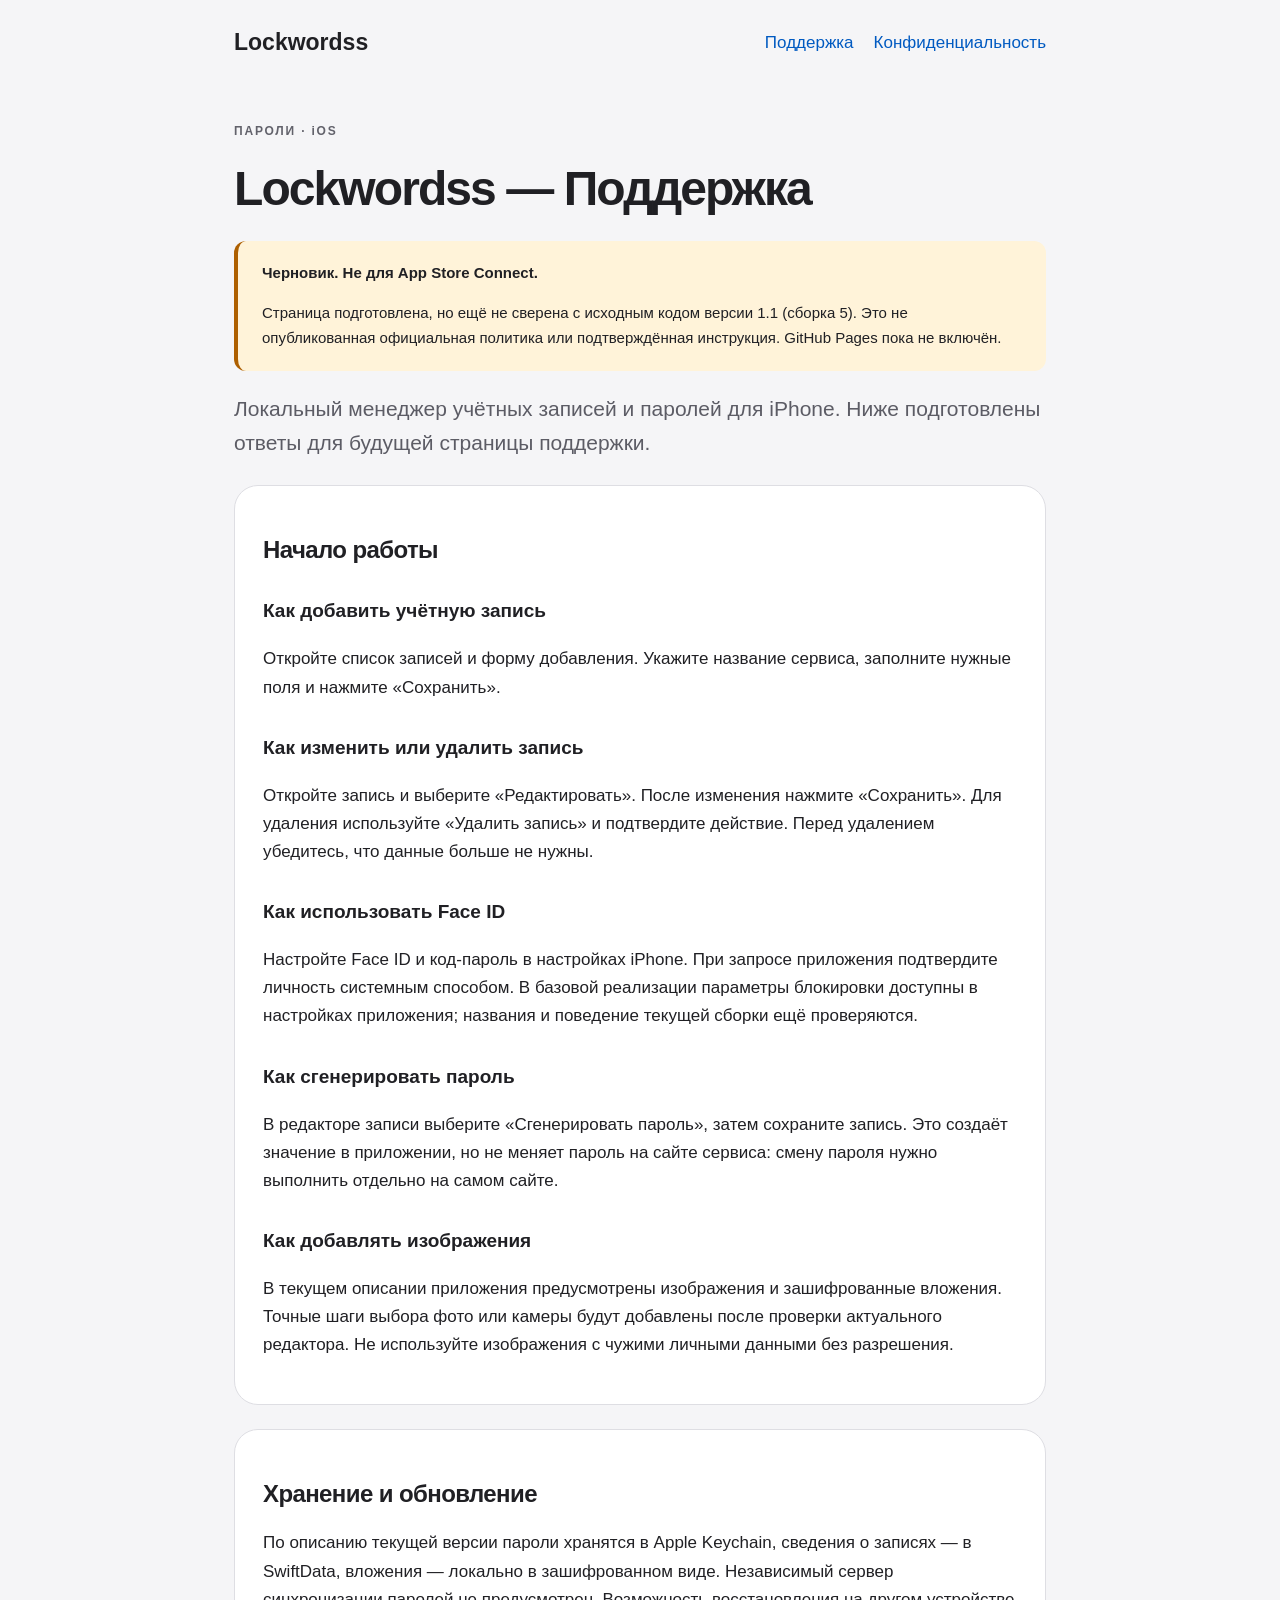
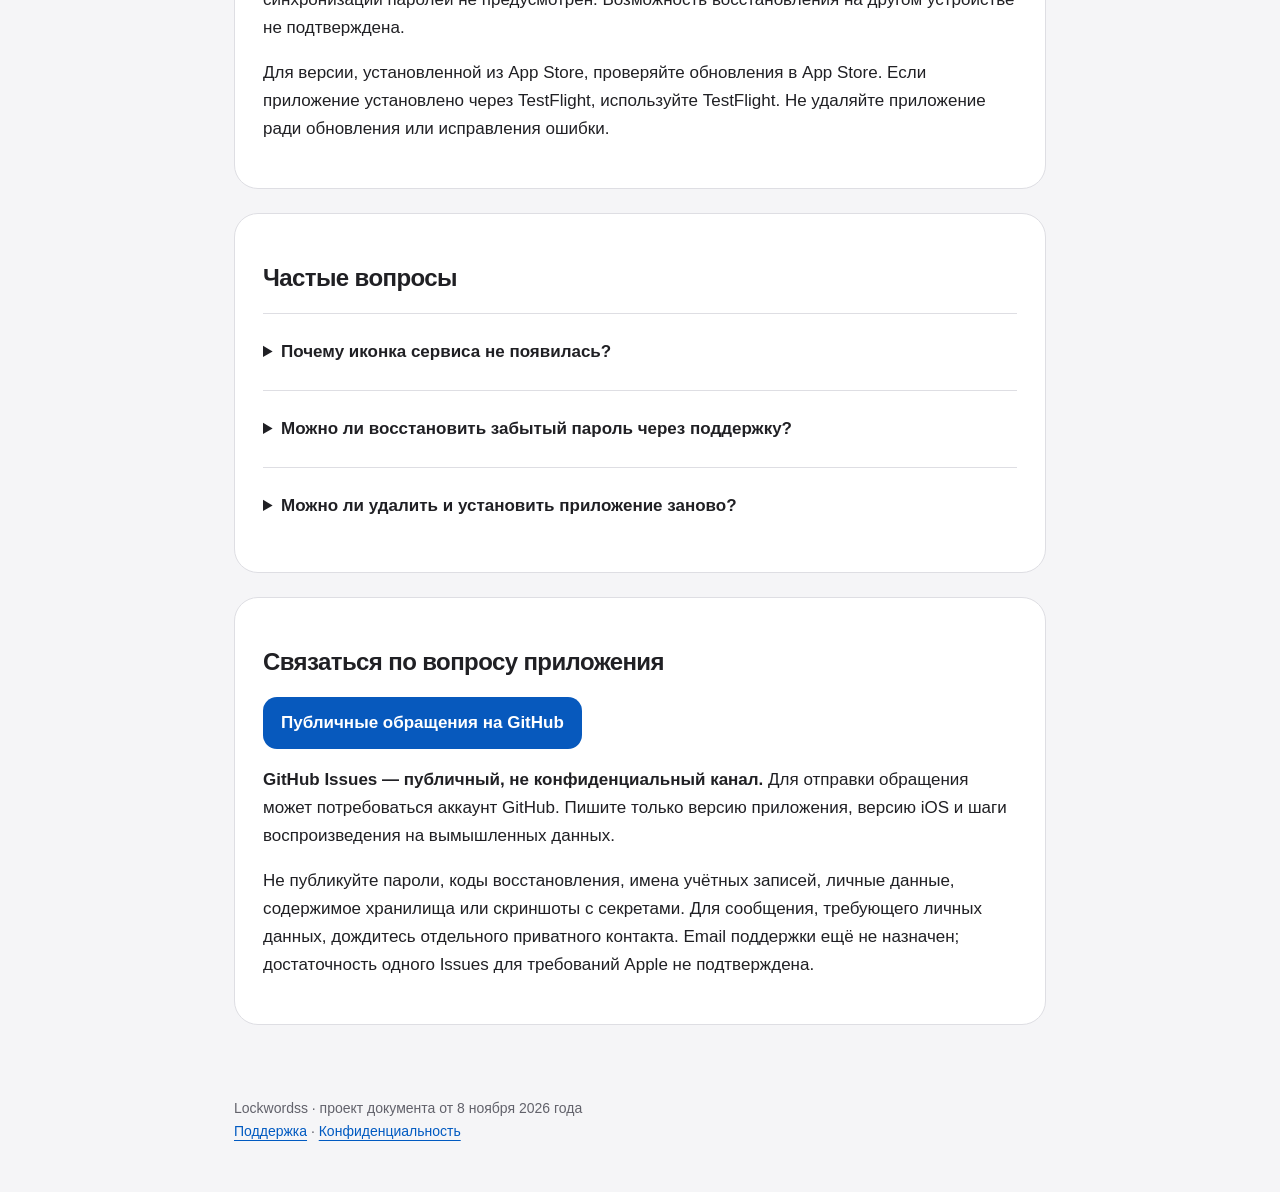
<file: index.html>
<!doctype html><html lang="ru"><head><meta charset="utf-8"><meta name="viewport" content="width=device-width, initial-scale=1"><meta name="color-scheme" content="light dark"><meta name="robots" content="noindex, nofollow"><meta name="referrer" content="no-referrer"><title>Lockwordss — Поддержка</title><link rel="stylesheet" href="style.css"></head><body><a class="skip" href="#main">К содержанию</a><header><a class="brand" href="index.html">Lockwordss</a><nav aria-label="Основная навигация"><a href="index.html">Поддержка</a><a href="privacy.html">Конфиденциальность</a></nav></header><main id="main"><p class="eyebrow">ПАРОЛИ · iOS</p><h1>Lockwordss — Поддержка</h1><aside class="notice"><strong>Черновик. Не для App Store Connect.</strong><p>Страница подготовлена, но ещё не сверена с исходным кодом версии 1.1 (сборка 5). Это не опубликованная официальная политика или подтверждённая инструкция. GitHub Pages пока не включён.</p></aside><p class="lead">Локальный менеджер учётных записей и паролей для iPhone. Ниже подготовлены ответы для будущей страницы поддержки.</p>
<section><h2>Начало работы</h2><h3>Как добавить учётную запись</h3><p>Откройте список записей и форму добавления. Укажите название сервиса, заполните нужные поля и нажмите «Сохранить».</p><h3>Как изменить или удалить запись</h3><p>Откройте запись и выберите «Редактировать». После изменения нажмите «Сохранить». Для удаления используйте «Удалить запись» и подтвердите действие. Перед удалением убедитесь, что данные больше не нужны.</p><h3>Как использовать Face ID</h3><p>Настройте Face ID и код-пароль в настройках iPhone. При запросе приложения подтвердите личность системным способом. В базовой реализации параметры блокировки доступны в настройках приложения; названия и поведение текущей сборки ещё проверяются.</p><h3>Как сгенерировать пароль</h3><p>В редакторе записи выберите «Сгенерировать пароль», затем сохраните запись. Это создаёт значение в приложении, но не меняет пароль на сайте сервиса: смену пароля нужно выполнить отдельно на самом сайте.</p><h3>Как добавлять изображения</h3><p>В текущем описании приложения предусмотрены изображения и зашифрованные вложения. Точные шаги выбора фото или камеры будут добавлены после проверки актуального редактора. Не используйте изображения с чужими личными данными без разрешения.</p></section>
<section><h2>Хранение и обновление</h2><p>По описанию текущей версии пароли хранятся в Apple Keychain, сведения о записях — в SwiftData, вложения — локально в зашифрованном виде. Независимый сервер синхронизации паролей не предусмотрен. Возможность восстановления на другом устройстве не подтверждена.</p><p>Для версии, установленной из App Store, проверяйте обновления в App Store. Если приложение установлено через TestFlight, используйте TestFlight. Не удаляйте приложение ради обновления или исправления ошибки.</p></section>
<section><h2>Частые вопросы</h2><details><summary>Почему иконка сервиса не появилась?</summary><p>Получение иконок зависит от интернета и внешних источников. Отсутствующая или устаревшая иконка не означает, что сохранённый пароль неверен. Точные источники и настройки поиска текущей сборки ещё проверяются.</p></details><details><summary>Можно ли восстановить забытый пароль через поддержку?</summary><p>Не отправляйте пароль в поддержку. Для восстановления доступа к стороннему сервису используйте его официальную процедуру. Возможность восстановления локального хранилища приложения должна быть проверена отдельно.</p></details><details><summary>Можно ли удалить и установить приложение заново?</summary><p>Переустановка может привести к потере данных или недоступности зашифрованных вложений. Не полагайтесь на неё как на способ исправления ошибки или резервирования.</p></details></section>
<section id="contact"><h2>Связаться по вопросу приложения</h2><p><a class="button" href="https://github.com/chelyuksus/lockwordss-support/issues">Публичные обращения на GitHub</a></p><p><strong>GitHub Issues — публичный, не конфиденциальный канал.</strong> Для отправки обращения может потребоваться аккаунт GitHub. Пишите только версию приложения, версию iOS и шаги воспроизведения на вымышленных данных.</p><p>Не публикуйте пароли, коды восстановления, имена учётных записей, личные данные, содержимое хранилища или скриншоты с секретами. Для сообщения, требующего личных данных, дождитесь отдельного приватного контакта. Email поддержки ещё не назначен; достаточность одного Issues для требований Apple не подтверждена.</p></section></main><footer>Lockwordss · проект документа от 8 ноября 2026 года<br><a href="index.html">Поддержка</a> · <a href="privacy.html">Конфиденциальность</a></footer></body></html>
</file>
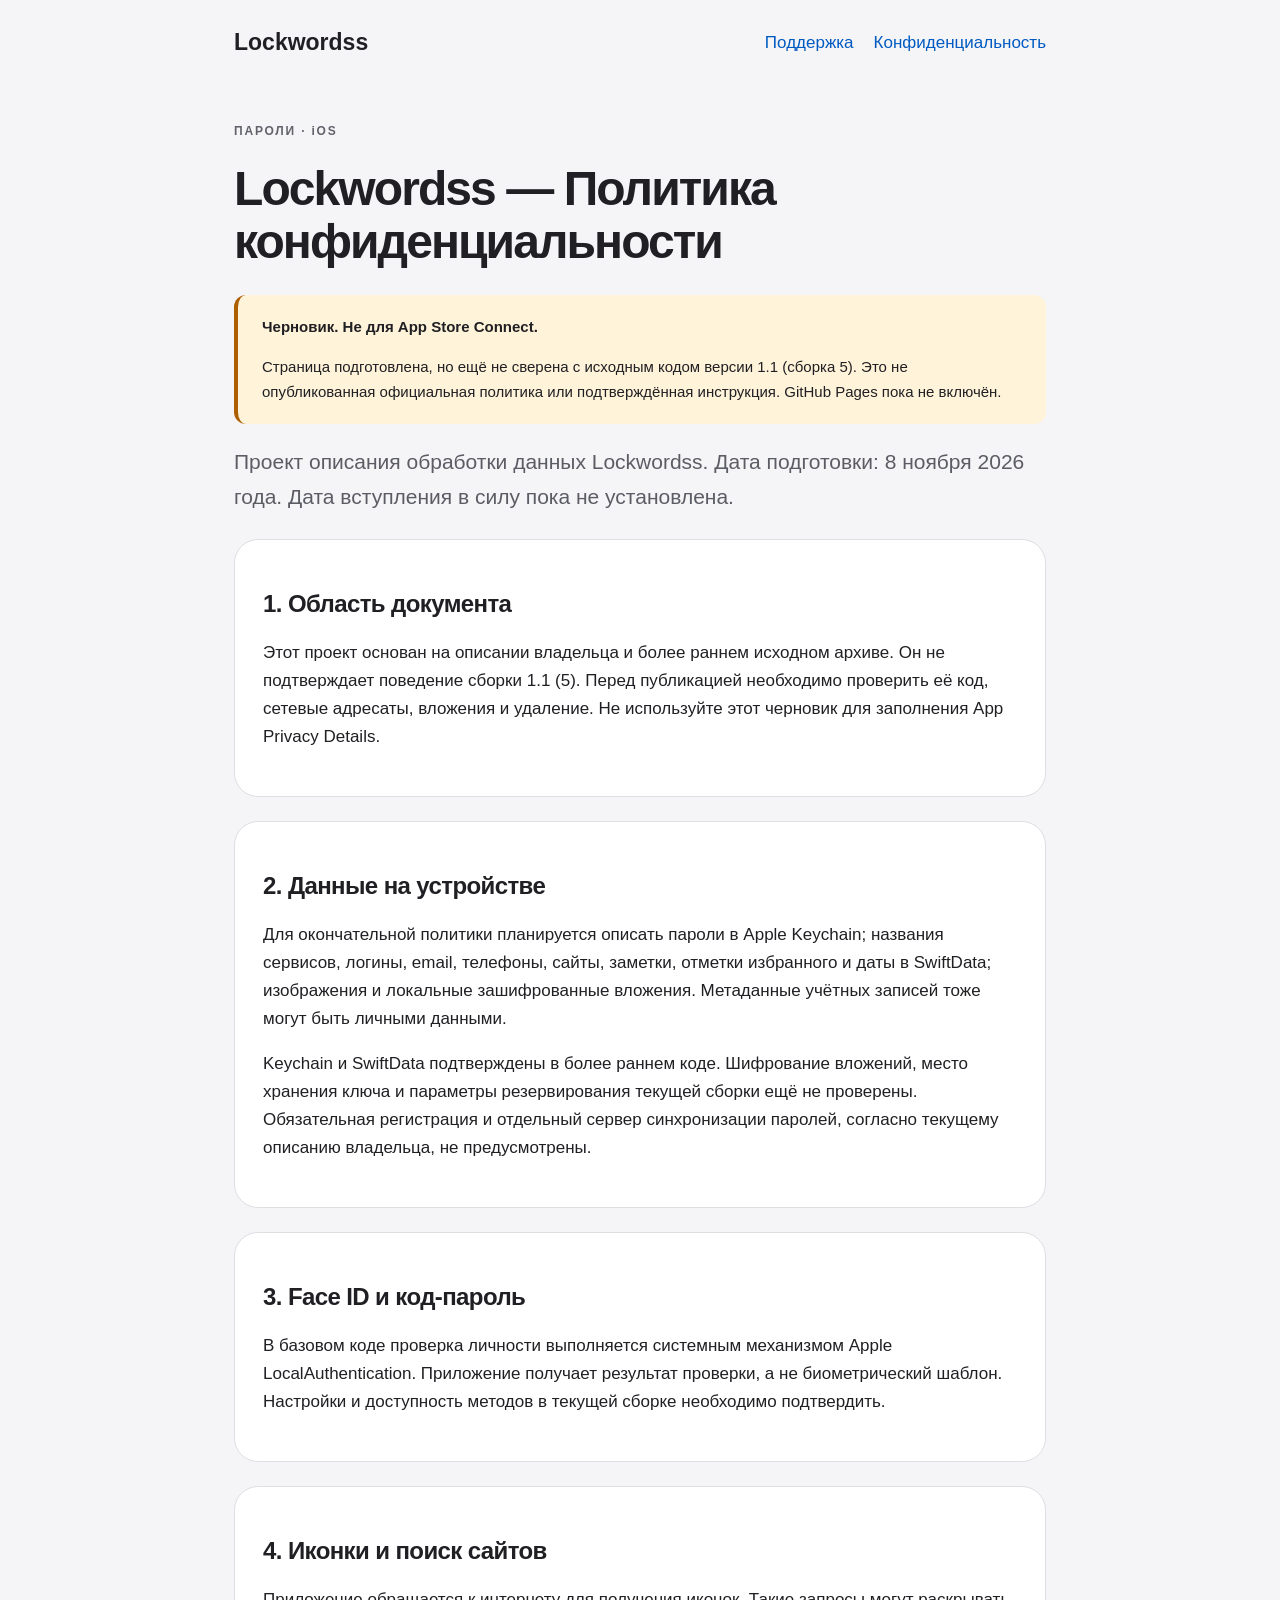
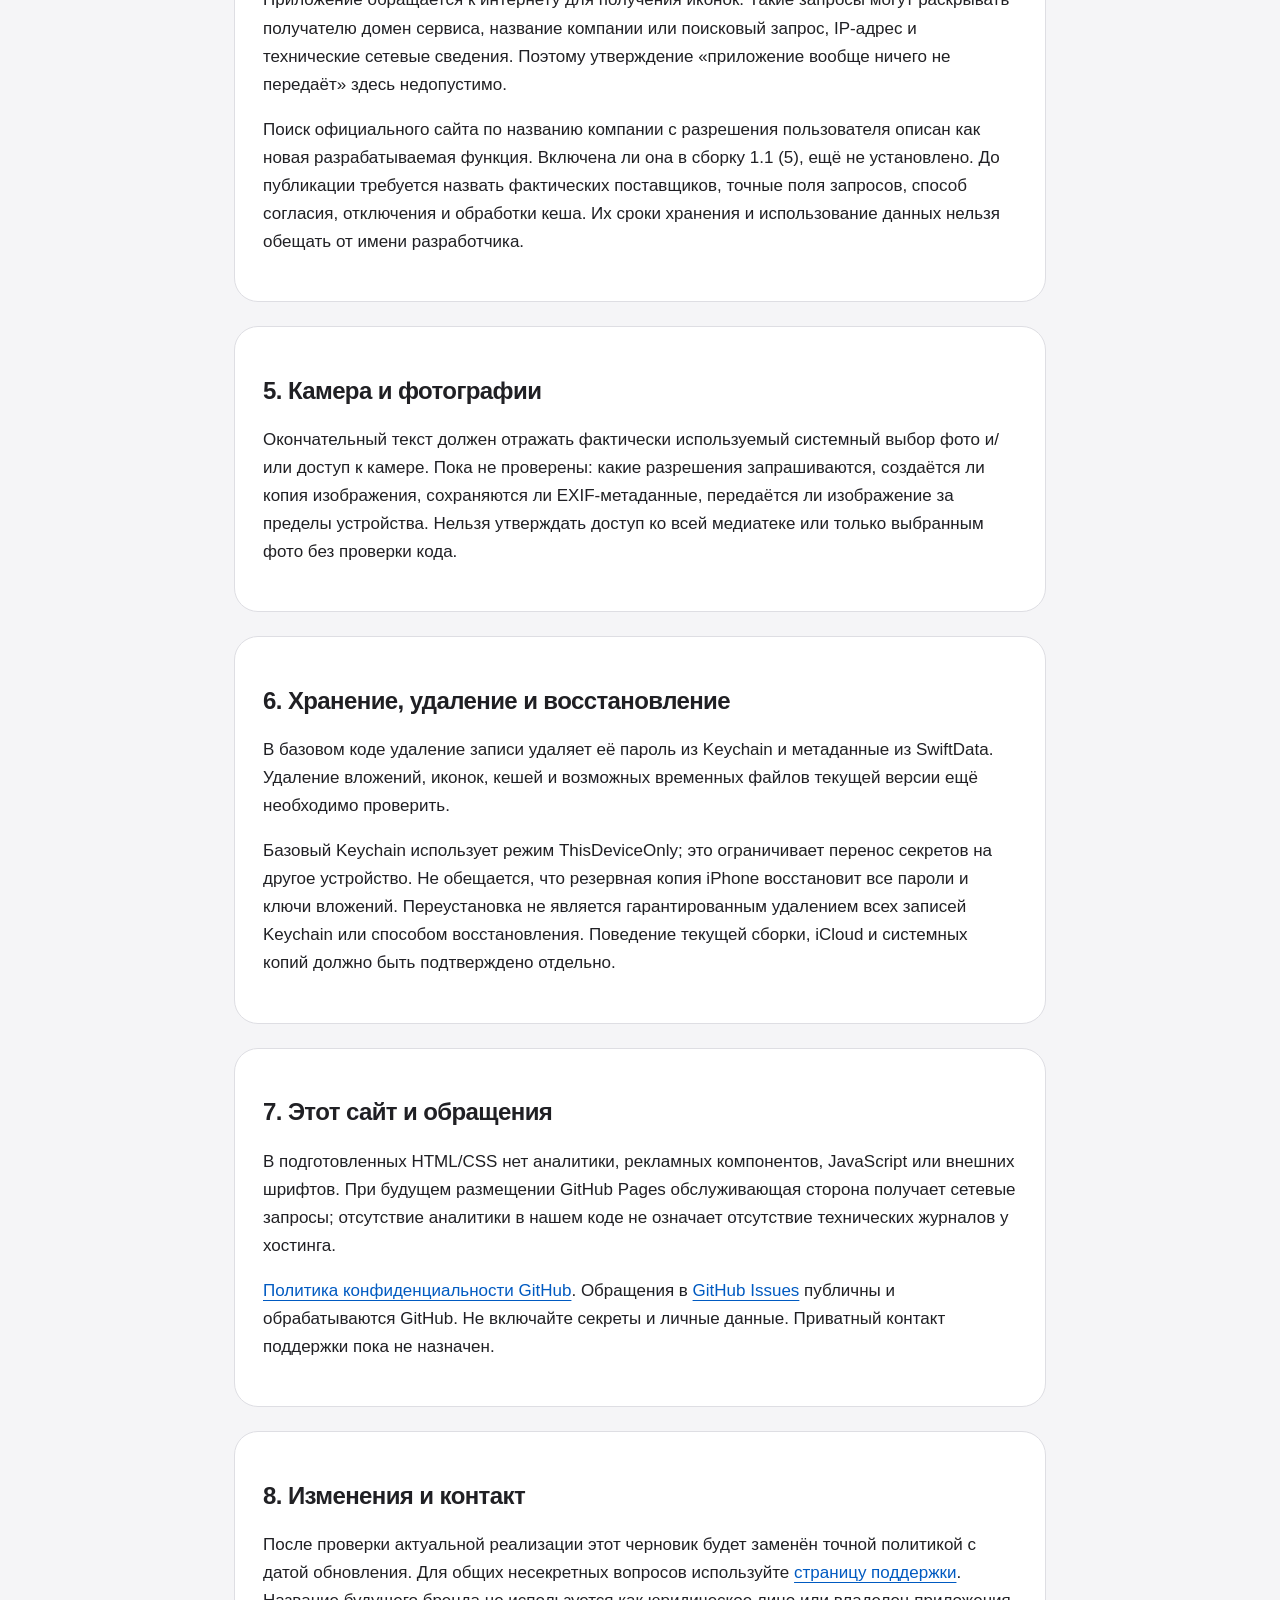
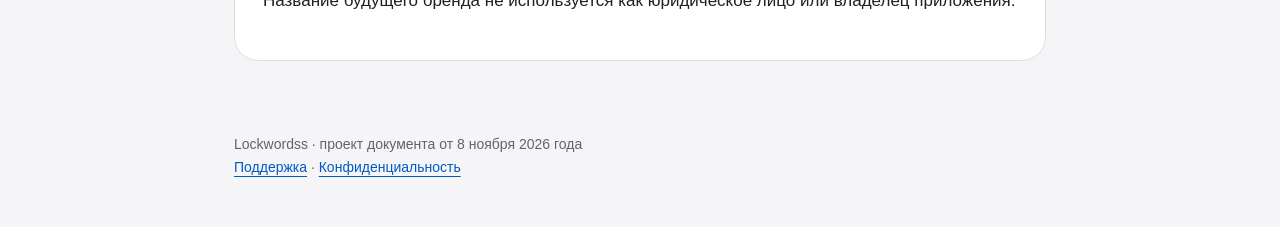
<file: privacy.html>
<!doctype html><html lang="ru"><head><meta charset="utf-8"><meta name="viewport" content="width=device-width, initial-scale=1"><meta name="color-scheme" content="light dark"><meta name="robots" content="noindex, nofollow"><meta name="referrer" content="no-referrer"><title>Lockwordss — Политика конфиденциальности</title><link rel="stylesheet" href="style.css"></head><body><a class="skip" href="#main">К содержанию</a><header><a class="brand" href="index.html">Lockwordss</a><nav aria-label="Основная навигация"><a href="index.html">Поддержка</a><a href="privacy.html">Конфиденциальность</a></nav></header><main id="main"><p class="eyebrow">ПАРОЛИ · iOS</p><h1>Lockwordss — Политика конфиденциальности</h1><aside class="notice"><strong>Черновик. Не для App Store Connect.</strong><p>Страница подготовлена, но ещё не сверена с исходным кодом версии 1.1 (сборка 5). Это не опубликованная официальная политика или подтверждённая инструкция. GitHub Pages пока не включён.</p></aside><p class="lead">Проект описания обработки данных Lockwordss. Дата подготовки: 8 ноября 2026 года. Дата вступления в силу пока не установлена.</p>
<section><h2>1. Область документа</h2><p>Этот проект основан на описании владельца и более раннем исходном архиве. Он не подтверждает поведение сборки 1.1 (5). Перед публикацией необходимо проверить её код, сетевые адресаты, вложения и удаление. Не используйте этот черновик для заполнения App Privacy Details.</p></section>
<section><h2>2. Данные на устройстве</h2><p>Для окончательной политики планируется описать пароли в Apple Keychain; названия сервисов, логины, email, телефоны, сайты, заметки, отметки избранного и даты в SwiftData; изображения и локальные зашифрованные вложения. Метаданные учётных записей тоже могут быть личными данными.</p><p>Keychain и SwiftData подтверждены в более раннем коде. Шифрование вложений, место хранения ключа и параметры резервирования текущей сборки ещё не проверены. Обязательная регистрация и отдельный сервер синхронизации паролей, согласно текущему описанию владельца, не предусмотрены.</p></section>
<section><h2>3. Face ID и код-пароль</h2><p>В базовом коде проверка личности выполняется системным механизмом Apple LocalAuthentication. Приложение получает результат проверки, а не биометрический шаблон. Настройки и доступность методов в текущей сборке необходимо подтвердить.</p></section>
<section><h2>4. Иконки и поиск сайтов</h2><p>Приложение обращается к интернету для получения иконок. Такие запросы могут раскрывать получателю домен сервиса, название компании или поисковый запрос, IP-адрес и технические сетевые сведения. Поэтому утверждение «приложение вообще ничего не передаёт» здесь недопустимо.</p><p>Поиск официального сайта по названию компании с разрешения пользователя описан как новая разрабатываемая функция. Включена ли она в сборку 1.1 (5), ещё не установлено. До публикации требуется назвать фактических поставщиков, точные поля запросов, способ согласия, отключения и обработки кеша. Их сроки хранения и использование данных нельзя обещать от имени разработчика.</p></section>
<section><h2>5. Камера и фотографии</h2><p>Окончательный текст должен отражать фактически используемый системный выбор фото и/или доступ к камере. Пока не проверены: какие разрешения запрашиваются, создаётся ли копия изображения, сохраняются ли EXIF-метаданные, передаётся ли изображение за пределы устройства. Нельзя утверждать доступ ко всей медиатеке или только выбранным фото без проверки кода.</p></section>
<section><h2>6. Хранение, удаление и восстановление</h2><p>В базовом коде удаление записи удаляет её пароль из Keychain и метаданные из SwiftData. Удаление вложений, иконок, кешей и возможных временных файлов текущей версии ещё необходимо проверить.</p><p>Базовый Keychain использует режим ThisDeviceOnly; это ограничивает перенос секретов на другое устройство. Не обещается, что резервная копия iPhone восстановит все пароли и ключи вложений. Переустановка не является гарантированным удалением всех записей Keychain или способом восстановления. Поведение текущей сборки, iCloud и системных копий должно быть подтверждено отдельно.</p></section>
<section><h2>7. Этот сайт и обращения</h2><p>В подготовленных HTML/CSS нет аналитики, рекламных компонентов, JavaScript или внешних шрифтов. При будущем размещении GitHub Pages обслуживающая сторона получает сетевые запросы; отсутствие аналитики в нашем коде не означает отсутствие технических журналов у хостинга.</p><p><a href="https://docs.github.com/en/site-policy/privacy-policies/github-general-privacy-statement">Политика конфиденциальности GitHub</a>. Обращения в <a href="https://github.com/chelyuksus/lockwordss-support/issues">GitHub Issues</a> публичны и обрабатываются GitHub. Не включайте секреты и личные данные. Приватный контакт поддержки пока не назначен.</p></section>
<section><h2>8. Изменения и контакт</h2><p>После проверки актуальной реализации этот черновик будет заменён точной политикой с датой обновления. Для общих несекретных вопросов используйте <a href="index.html#contact">страницу поддержки</a>. Название будущего бренда не используется как юридическое лицо или владелец приложения.</p></section></main><footer>Lockwordss · проект документа от 8 ноября 2026 года<br><a href="index.html">Поддержка</a> · <a href="privacy.html">Конфиденциальность</a></footer></body></html>
</file>
<file: style.css>
*{box-sizing:border-box}html{color-scheme:light dark;scroll-behavior:smooth}body{margin:0;background:#f5f5f7;color:#202024;font:17px/1.65 -apple-system,BlinkMacSystemFont,"Segoe UI",sans-serif}a{color:#005ac1;text-underline-offset:4px;overflow-wrap:anywhere}header,main,footer{max-width:860px;margin:auto;padding:24px}header{display:flex;justify-content:space-between;align-items:center;gap:20px}nav{display:flex;gap:20px;flex-wrap:wrap}header a{text-decoration:none}.brand{font-weight:750;color:inherit;font-size:23px}.eyebrow{font-size:12px;font-weight:750;letter-spacing:.15em;color:#62626b}h1{font-size:clamp(30px,6vw,48px);line-height:1.12;letter-spacing:-.04em;margin:20px 0 26px}h2{font-size:24px;line-height:1.3;letter-spacing:-.025em}h3{font-size:19px;margin-top:30px}.lead{font-size:21px;color:#5c5c65}section{background:#fff;border:1px solid #dedee3;border-radius:24px;padding:28px;margin:24px 0}.notice{border-left:4px solid #ad5f00;background:#fff3d9;padding:20px 24px;border-radius:12px;font-size:15px}.notice p{margin-bottom:0}details{border-top:1px solid #dedee3;padding:18px 0}summary{font-weight:650;cursor:pointer;padding:6px 0}.button{display:inline-block;background:#0759bd;color:#fff;padding:12px 18px;border-radius:14px;text-decoration:none;font-weight:650}footer{color:#62626b;font-size:14px;padding-bottom:48px}.skip{position:absolute;top:-100px;background:#fff;padding:12px}.skip:focus{top:8px}a:focus-visible,summary:focus-visible{outline:3px solid #007aff;outline-offset:5px}@media(max-width:550px){header{align-items:flex-start;flex-direction:column;gap:8px}header,main,footer{padding:20px}section{padding:22px;border-radius:20px}nav{font-size:15px;gap:16px}}@media(prefers-color-scheme:dark){body{background:#111114;color:#f2f2f5}section{background:#1c1c20;border-color:#3a3a42}a{color:#8dc0ff}.lead,.eyebrow,footer{color:#b5b5c0}.notice{background:#352c19;border-color:#e4b767}details{border-color:#3a3a42}.skip{background:#1c1c20}.button{color:#fff;background:#145fb6}}@media(prefers-reduced-motion:reduce){html{scroll-behavior:auto}}
</file>
